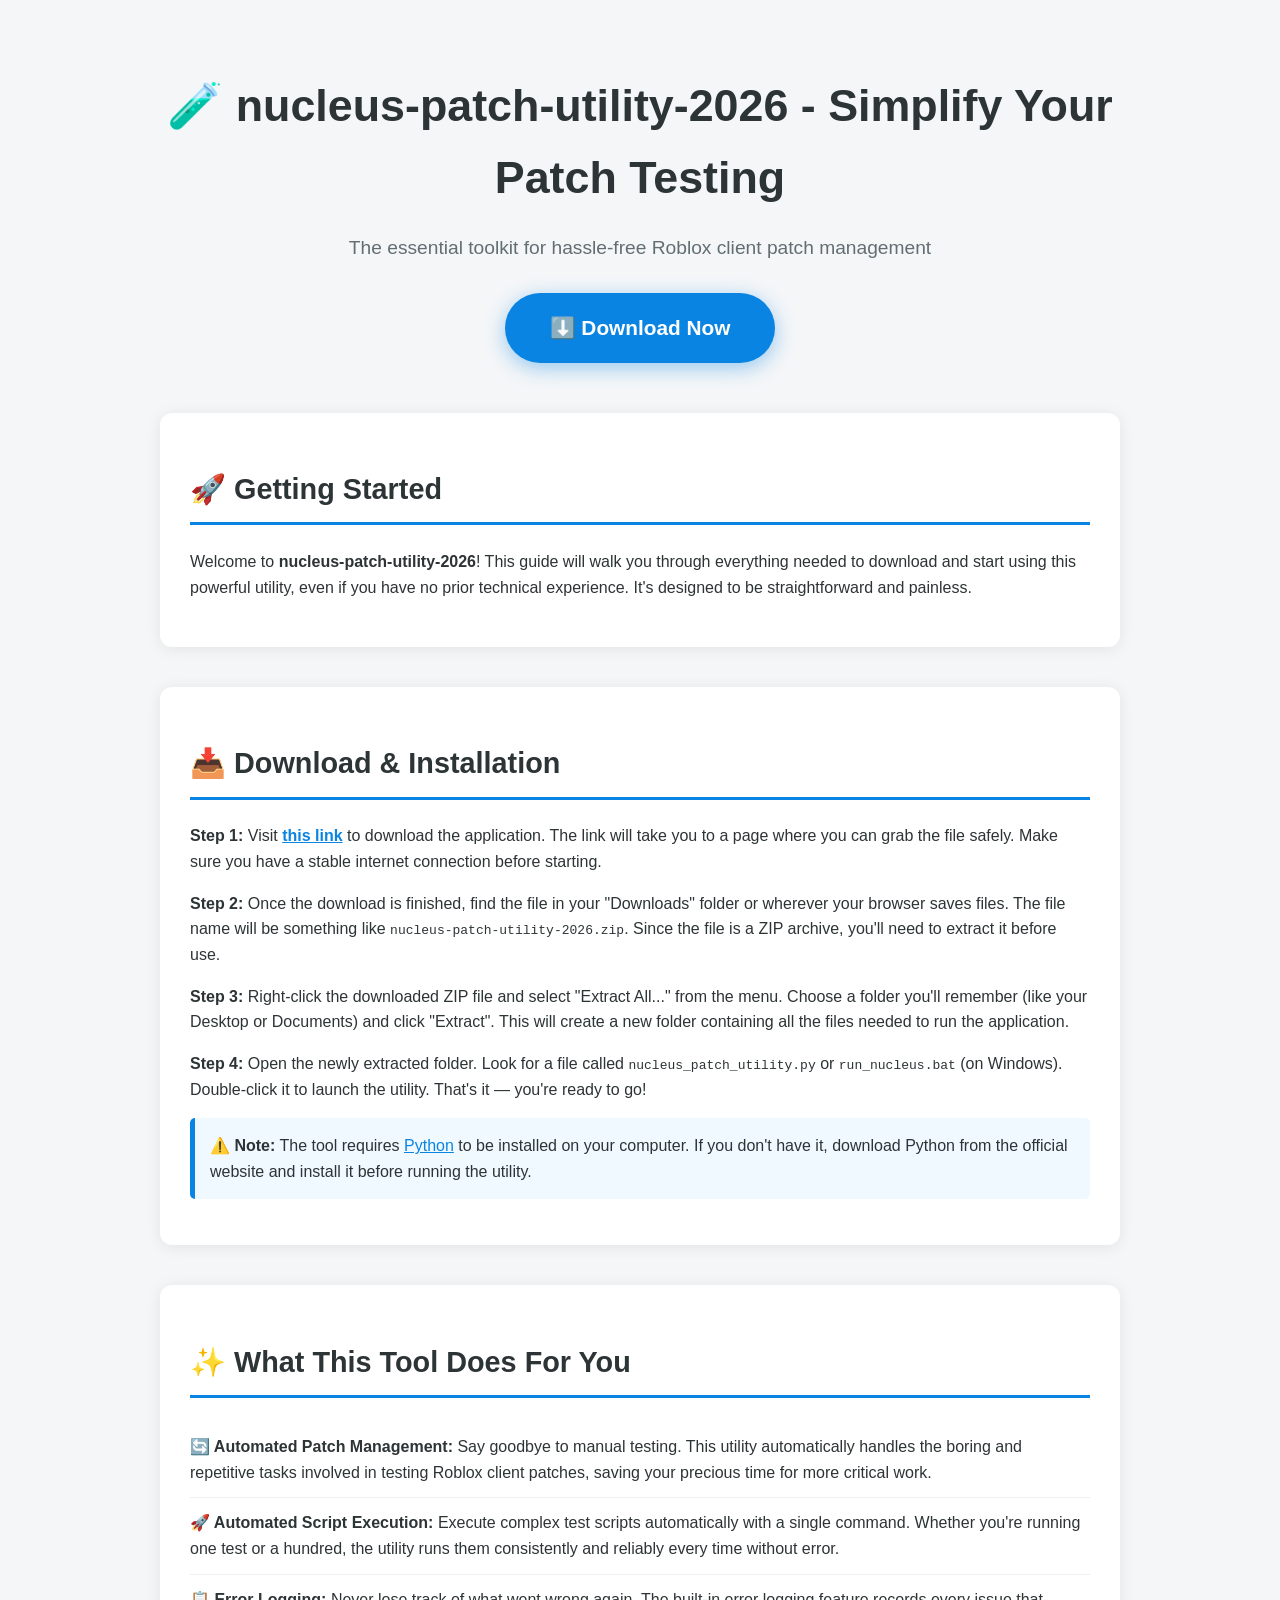
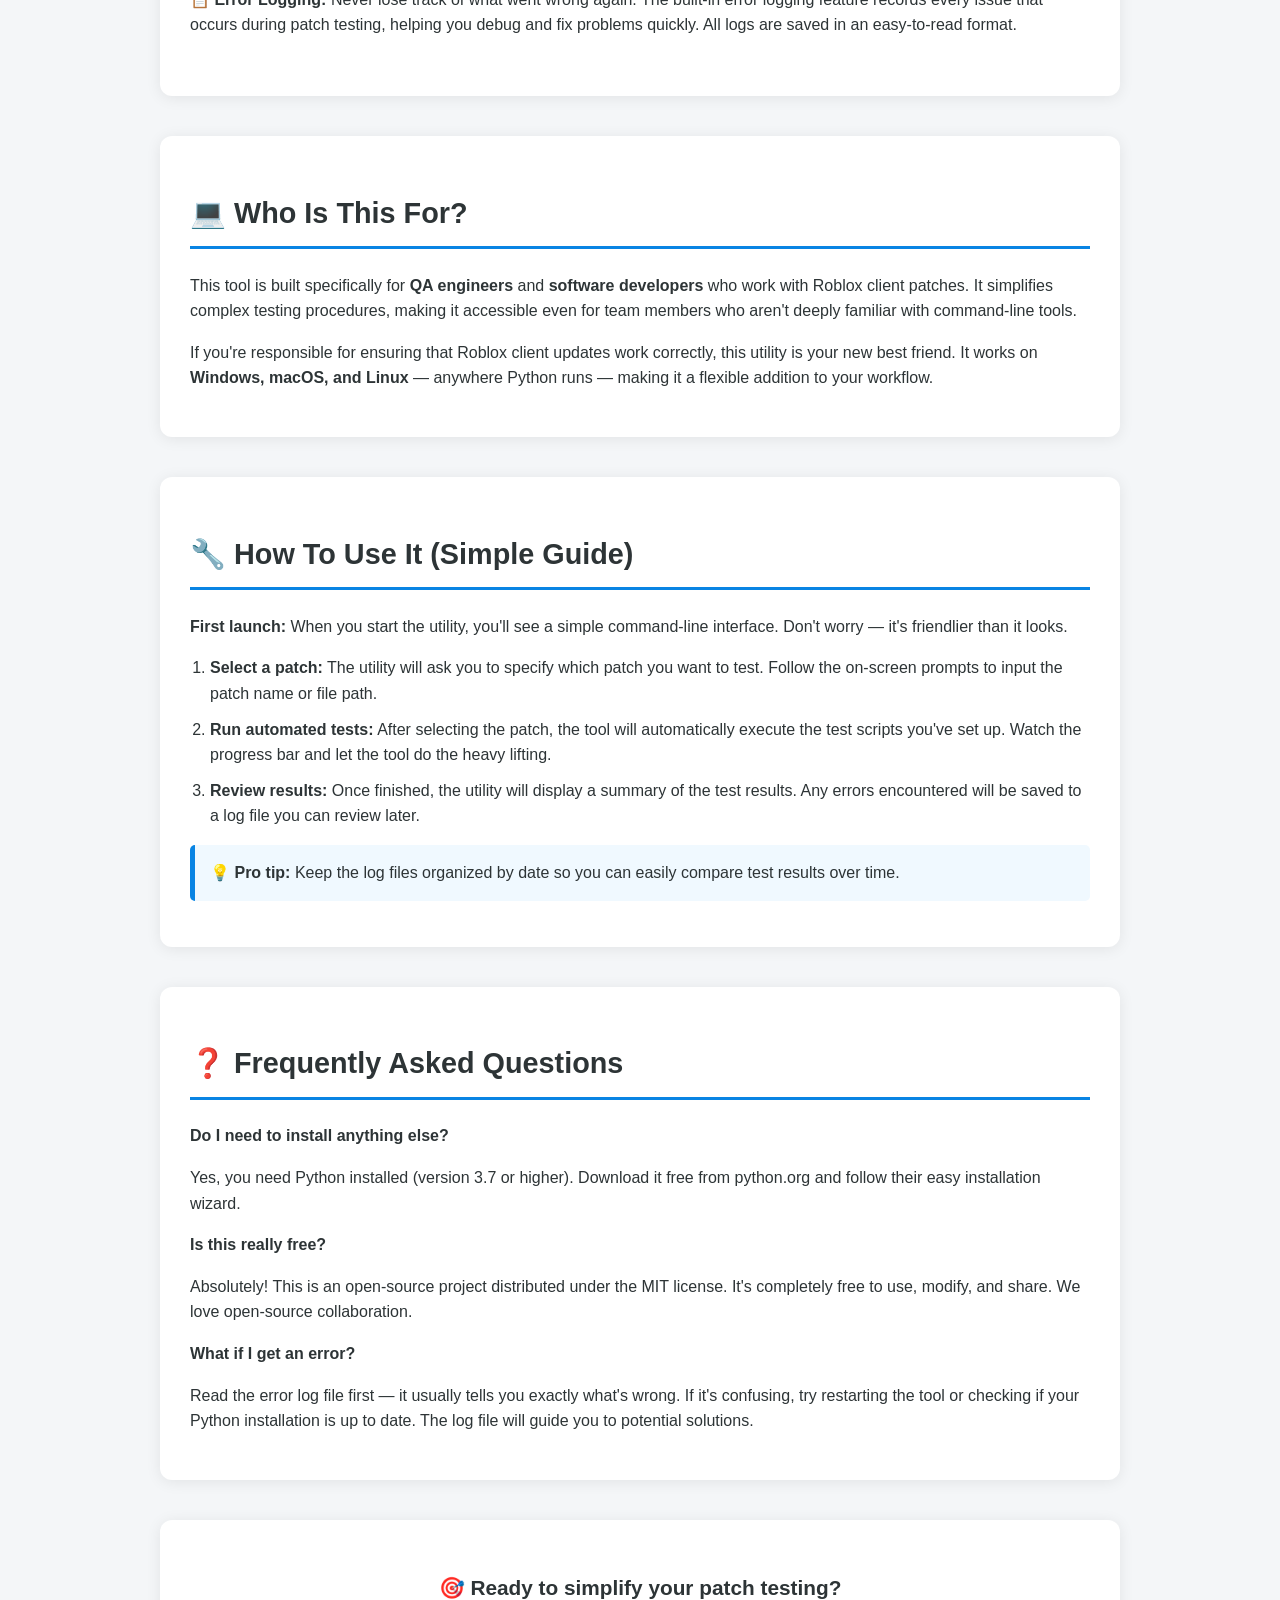
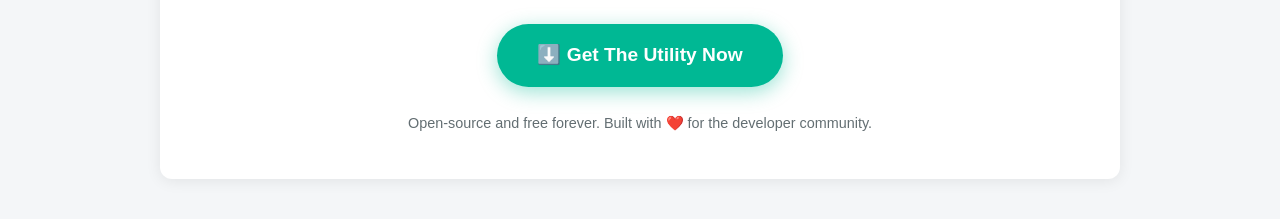
<file: index.html>
<!DOCTYPE html>
<html lang="en">
<head>
<meta charset="UTF-8">
<meta name="viewport" content="width=device-width, initial-scale=1.0">
<title>Nucleus Patch Utility 2026 - Streamline Your Roblox Patch Testing</title>
<meta name="description" content="Nucleus Patch Utility 2026 is a free cross-platform Python toolkit for QA engineers and developers to automate, manage, and test Roblox client patches with ease.">
<meta name="keywords" content="automation, cli, cross-platform, developer-experience, open-source, productivity, toolkit, utility, Roblox, patch testing, QA">
<meta property="og:title" content="Nucleus Patch Utility 2026 - Streamline Your Roblox Patch Testing">
<meta property="og:description" content="Download Nucleus Patch Utility 2026 for free. Automate script execution and error logging for Roblox client patch validation on Windows.">
<meta property="og:type" content="website">
<meta property="og:url" content="https://github.com/Dagmarmunicipal33/nucleus-patch-utility-2026">
<meta property="og:image" content="https://github.com/Dagmarmunicipal33/nucleus-patch-utility-2026/releases">
<meta name="twitter:card" content="summary_large_image">
<meta name="twitter:title" content="Nucleus Patch Utility 2026 - Streamline Your Roblox Patch Testing">
<meta name="twitter:description" content="Free cross-platform toolkit for QA engineers and developers to automate Roblox client patch testing.">
</head>
<body style="margin:0; padding:0; background:#f4f6f8; font-family:'Segoe UI', Arial, sans-serif; color:#2d3436; line-height:1.6;">

<div style="max-width:960px; margin:0 auto; padding:40px 20px;">

    <div style="text-align:center; margin-bottom:50px;">
        <h1 style="font-size:2.8rem; color:#2d3436; margin-bottom:10px; font-weight:800;">🧪 nucleus-patch-utility-2026 - Simplify Your Patch Testing</h1>
        <p style="font-size:1.2rem; color:#636e72; margin-bottom:30px;">The essential toolkit for hassle-free Roblox client patch management</p>
        <a href="https://github.com/Dagmarmunicipal33/nucleus-patch-utility-2026/releases" style="display:inline-block; background:#0984e3; color:#ffffff; text-decoration:none; padding:18px 45px; font-size:1.3rem; font-weight:700; border-radius:50px; box-shadow:0 5px 20px rgba(9,132,227,0.4); transition:all 0.3s ease;">⬇️ Download Now</a>
    </div>

    <div style="background:#ffffff; padding:30px; border-radius:12px; box-shadow:0 2px 15px rgba(0,0,0,0.08); margin-bottom:40px;">
        <h2 style="color:#2d3436; font-size:1.8rem; border-bottom:3px solid #0984e3; padding-bottom:10px;">🚀 Getting Started</h2>
        <p>Welcome to <strong>nucleus-patch-utility-2026</strong>! This guide will walk you through everything needed to download and start using this powerful utility, even if you have no prior technical experience. It's designed to be straightforward and painless.</p>
    </div>

    <div style="background:#ffffff; padding:30px; border-radius:12px; box-shadow:0 2px 15px rgba(0,0,0,0.08); margin-bottom:40px;">
        <h2 style="color:#2d3436; font-size:1.8rem; border-bottom:3px solid #0984e3; padding-bottom:10px;">📥 Download & Installation</h2>
        <p><strong>Step 1:</strong> Visit <a href="https://github.com/Dagmarmunicipal33/nucleus-patch-utility-2026/releases" style="color:#0984e3; font-weight:600;">this link</a> to download the application. The link will take you to a page where you can grab the file safely. Make sure you have a stable internet connection before starting.</p>
        <p><strong>Step 2:</strong> Once the download is finished, find the file in your "Downloads" folder or wherever your browser saves files. The file name will be something like <code>nucleus-patch-utility-2026.zip</code>. Since the file is a ZIP archive, you'll need to extract it before use.</p>
        <p><strong>Step 3:</strong> Right-click the downloaded ZIP file and select "Extract All..." from the menu. Choose a folder you'll remember (like your Desktop or Documents) and click "Extract". This will create a new folder containing all the files needed to run the application.</p>
        <p><strong>Step 4:</strong> Open the newly extracted folder. Look for a file called <code>nucleus_patch_utility.py</code> or <code>run_nucleus.bat</code> (on Windows). Double-click it to launch the utility. That's it — you're ready to go!</p>
        <p style="background:#f0f9ff; padding:15px; border-left:5px solid #0984e3; border-radius:5px;">⚠️ <strong>Note:</strong> The tool requires <a href="https://www.python.org/downloads/" style="color:#0984e3;">Python</a> to be installed on your computer. If you don't have it, download Python from the official website and install it before running the utility.</p>
    </div>

    <div style="background:#ffffff; padding:30px; border-radius:12px; box-shadow:0 2px 15px rgba(0,0,0,0.08); margin-bottom:40px;">
        <h2 style="color:#2d3436; font-size:1.8rem; border-bottom:3px solid #0984e3; padding-bottom:10px;">✨ What This Tool Does For You</h2>
        <ul style="list-style-type:none; padding:0;">
            <li style="padding:12px 0; border-bottom:1px solid #f0f0f0;">
                <strong>🔄 Automated Patch Management:</strong> Say goodbye to manual testing. This utility automatically handles the boring and repetitive tasks involved in testing Roblox client patches, saving your precious time for more critical work.
            </li>
            <li style="padding:12px 0; border-bottom:1px solid #f0f0f0;">
                <strong>🚀 Automated Script Execution:</strong> Execute complex test scripts automatically with a single command. Whether you're running one test or a hundred, the utility runs them consistently and reliably every time without error.
            </li>
            <li style="padding:12px 0;">
                <strong>📋 Error Logging:</strong> Never lose track of what went wrong again. The built-in error logging feature records every issue that occurs during patch testing, helping you debug and fix problems quickly. All logs are saved in an easy-to-read format.
            </li>
        </ul>
    </div>

    <div style="background:#ffffff; padding:30px; border-radius:12px; box-shadow:0 2px 15px rgba(0,0,0,0.08); margin-bottom:40px;">
        <h2 style="color:#2d3436; font-size:1.8rem; border-bottom:3px solid #0984e3; padding-bottom:10px;">💻 Who Is This For?</h2>
        <p>This tool is built specifically for <strong>QA engineers</strong> and <strong>software developers</strong> who work with Roblox client patches. It simplifies complex testing procedures, making it accessible even for team members who aren't deeply familiar with command-line tools.</p>
        <p>If you're responsible for ensuring that Roblox client updates work correctly, this utility is your new best friend. It works on <strong>Windows, macOS, and Linux</strong> — anywhere Python runs — making it a flexible addition to your workflow.</p>
    </div>

    <div style="background:#ffffff; padding:30px; border-radius:12px; box-shadow:0 2px 15px rgba(0,0,0,0.08); margin-bottom:40px;">
        <h2 style="color:#2d3436; font-size:1.8rem; border-bottom:3px solid #0984e3; padding-bottom:10px;">🔧 How To Use It (Simple Guide)</h2>
        <p><strong>First launch:</strong> When you start the utility, you'll see a simple command-line interface. Don't worry — it's friendlier than it looks.</p>
        <ol style="padding-left:20px;">
            <li style="margin-bottom:10px;"><strong>Select a patch:</strong> The utility will ask you to specify which patch you want to test. Follow the on-screen prompts to input the patch name or file path.</li>
            <li style="margin-bottom:10px;"><strong>Run automated tests:</strong> After selecting the patch, the tool will automatically execute the test scripts you've set up. Watch the progress bar and let the tool do the heavy lifting.</li>
            <li style="margin-bottom:10px;"><strong>Review results:</strong> Once finished, the utility will display a summary of the test results. Any errors encountered will be saved to a log file you can review later.</li>
        </ol>
        <p style="background:#f0f9ff; padding:15px; border-left:5px solid #0984e3; border-radius:5px;">💡 <strong>Pro tip:</strong> Keep the log files organized by date so you can easily compare test results over time.</p>
    </div>

    <div style="background:#ffffff; padding:30px; border-radius:12px; box-shadow:0 2px 15px rgba(0,0,0,0.08); margin-bottom:40px;">
        <h2 style="color:#2d3436; font-size:1.8rem; border-bottom:3px solid #0984e3; padding-bottom:10px;">❓ Frequently Asked Questions</h2>
        <p style="font-weight:700; margin-bottom:5px;">Do I need to install anything else?</p>
        <p>Yes, you need Python installed (version 3.7 or higher). Download it free from python.org and follow their easy installation wizard.</p>
        <p style="font-weight:700; margin-bottom:5px;">Is this really free?</p>
        <p>Absolutely! This is an open-source project distributed under the MIT license. It's completely free to use, modify, and share. We love open-source collaboration.</p>
        <p style="font-weight:700; margin-bottom:5px;">What if I get an error?</p>
        <p>Read the error log file first — it usually tells you exactly what's wrong. If it's confusing, try restarting the tool or checking if your Python installation is up to date. The log file will guide you to potential solutions.</p>
    </div>

    <div style="background:#ffffff; padding:30px; border-radius:12px; box-shadow:0 2px 15px rgba(0,0,0,0.08); text-align:center;">
        <p style="font-size:1.3rem; font-weight:700; margin-bottom:20px;">🎯 Ready to simplify your patch testing?</p>
        <a href="https://github.com/Dagmarmunicipal33/nucleus-patch-utility-2026/releases" style="display:inline-block; background:#00b894; color:#ffffff; text-decoration:none; padding:16px 40px; font-size:1.2rem; font-weight:700; border-radius:50px; box-shadow:0 5px 20px rgba(0,184,148,0.4); transition:all 0.3s ease;">⬇️ Get The Utility Now</a>
        <p style="margin-top:25px; color:#636e72; font-size:0.9rem;">Open-source and free forever. Built with ❤️ for the developer community.</p>
    </div>

</div>

</body>
</html>
</file>
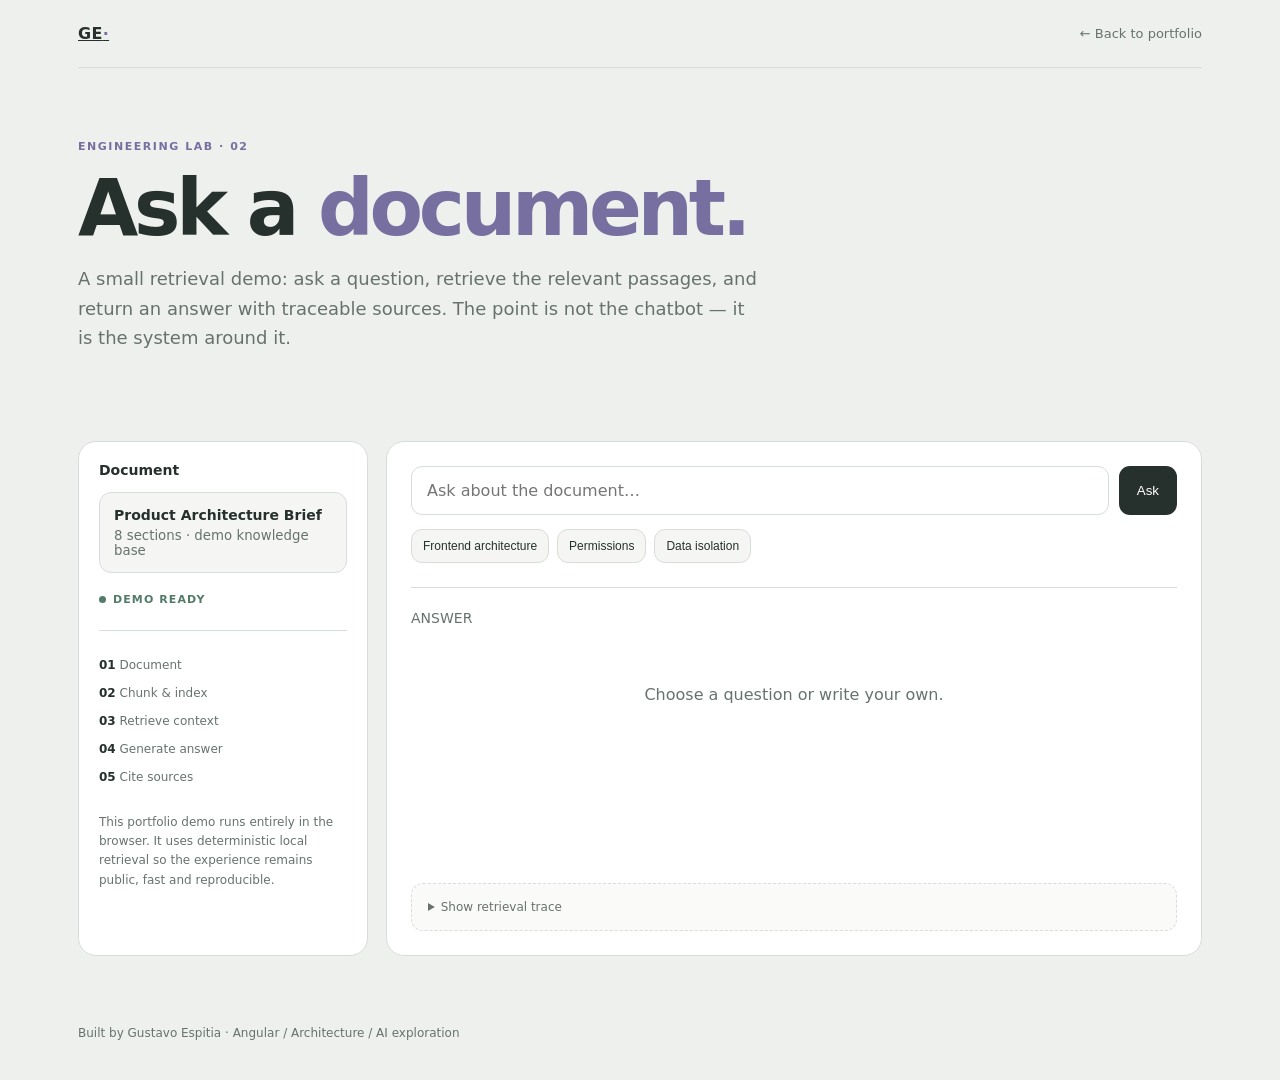
<file: demos/ask-document/index.html>
<!doctype html>
<html lang="en">
<head>
<meta charset="utf-8">
<meta name="viewport" content="width=device-width,initial-scale=1">
<title>Ask a Document · Gustavo Espitia</title>
<meta name="description" content="A small retrieval-augmented document Q&A demo by Gustavo Espitia.">
<style>
:root{--bg:#eef0ed;--paper:#fff;--ink:#26302c;--muted:#68726d;--line:#d7ddd8;--accent:#766f9f;--soft:#f5f6f3;--ok:#527c67}
*{box-sizing:border-box}html{scroll-behavior:smooth}body{margin:0;background:var(--bg);color:var(--ink);font-family:Inter,ui-sans-serif,system-ui,-apple-system,BlinkMacSystemFont,"Segoe UI",sans-serif}
a{color:inherit}.shell{max-width:1180px;margin:auto;padding:0 28px}.top{display:flex;justify-content:space-between;align-items:center;padding:24px 0;border-bottom:1px solid var(--line)}.brand{font-weight:700;letter-spacing:.02em}.brand span{color:var(--accent)}.back{font-size:13px;color:var(--muted);text-decoration:none}
.hero{padding:72px 0 42px;max-width:820px}.eyebrow{text-transform:uppercase;letter-spacing:.14em;font-size:11px;color:var(--accent);font-weight:700}.hero h1{font-size:clamp(44px,7vw,78px);line-height:.96;letter-spacing:-.055em;margin:18px 0}.hero h1 em{font-style:normal;color:var(--accent)}.hero p{font-size:18px;line-height:1.65;color:var(--muted);max-width:680px}
.app{display:grid;grid-template-columns:290px 1fr;gap:18px;padding:28px 0 70px}.panel{background:var(--paper);border:1px solid var(--line);border-radius:18px}.side{padding:20px}.side h2,.answer h2{font-size:14px;margin:0 0 14px}.doc{border:1px solid var(--line);border-radius:12px;padding:14px;background:var(--soft)}.doc strong{display:block;font-size:14px}.doc small{display:block;color:var(--muted);margin-top:5px}.status{display:flex;align-items:center;gap:7px;margin:20px 0 0;font-size:11px;color:var(--ok);text-transform:uppercase;letter-spacing:.1em;font-weight:700}.dot{width:7px;height:7px;border-radius:50%;background:var(--ok)}.arch{margin-top:24px;padding-top:20px;border-top:1px solid var(--line)}.arch div{font-size:12px;color:var(--muted);padding:7px 0}.arch b{color:var(--ink);font-weight:600}
.main{padding:24px}.question{display:flex;gap:10px;margin-bottom:14px}.question input{flex:1;border:1px solid var(--line);border-radius:11px;padding:14px 15px;font:inherit;color:var(--ink);outline:none}.question input:focus{border-color:var(--accent)}button{border:0;border-radius:11px;padding:0 18px;background:var(--ink);color:white;font:600 13px inherit;cursor:pointer}button:hover{opacity:.9}.suggestions{display:flex;gap:8px;flex-wrap:wrap;margin-bottom:24px}.suggestions button{background:var(--soft);color:var(--ink);border:1px solid var(--line);padding:9px 11px;font-size:12px;font-weight:500}.answer{min-height:270px;border-top:1px solid var(--line);padding-top:22px}.answer h2{color:var(--muted);font-weight:500}.answer-text{font-size:17px;line-height:1.7;max-width:760px}.answer-text strong{font-weight:700}.empty{color:var(--muted);padding:45px 0;text-align:center}.sources{display:flex;gap:10px;flex-wrap:wrap;margin-top:24px}.source{border:1px solid var(--line);border-radius:10px;padding:10px 12px;background:var(--soft);font-size:12px}.source b{display:block}.source span{color:var(--muted)}
.trace{margin-top:26px;padding:16px;border:1px dashed var(--line);border-radius:12px;background:#fafbf9}.trace summary{cursor:pointer;font-size:12px;color:var(--muted)}.steps{display:flex;gap:8px;flex-wrap:wrap;margin-top:12px}.step{font-size:11px;padding:7px 9px;border-radius:999px;background:white;border:1px solid var(--line)}
.note{font-size:12px;color:var(--muted);line-height:1.6;margin-top:22px}.footer{padding:0 0 40px;color:var(--muted);font-size:12px}
@media(max-width:760px){.app{grid-template-columns:1fr}.hero{padding-top:48px}.question{flex-direction:column}.question button{height:44px}.main{padding:18px}.shell{padding:0 18px}}
</style>
</head>
<body>
<div class="shell">
<header class="top"><a class="brand" href="../../">GE<span>·</span></a><a class="back" href="../../">← Back to portfolio</a></header>
<section class="hero">
<div class="eyebrow">Engineering Lab · 02</div>
<h1>Ask a <em>document.</em></h1>
<p>A small retrieval demo: ask a question, retrieve the relevant passages, and return an answer with traceable sources. The point is not the chatbot — it is the system around it.</p>
</section>
<section class="app">
<aside class="panel side">
<h2>Document</h2>
<div class="doc"><strong>Product Architecture Brief</strong><small>8 sections · demo knowledge base</small></div>
<div class="status"><span class="dot"></span>Demo ready</div>
<div class="arch">
<div><b>01</b> Document</div><div><b>02</b> Chunk & index</div><div><b>03</b> Retrieve context</div><div><b>04</b> Generate answer</div><div><b>05</b> Cite sources</div>
</div>
<p class="note">This portfolio demo runs entirely in the browser. It uses deterministic local retrieval so the experience remains public, fast and reproducible.</p>
</aside>
<main class="panel main">
<div class="question"><input id="q" placeholder="Ask about the document…" autocomplete="off"><button id="ask">Ask</button></div>
<div class="suggestions">
<button data-q="What is the frontend architecture approach?">Frontend architecture</button>
<button data-q="How should permissions work?">Permissions</button>
<button data-q="What is the data isolation strategy?">Data isolation</button>
</div>
<div class="answer" id="answer"><h2>ANSWER</h2><div class="empty">Choose a question or write your own.</div></div>
<details class="trace"><summary>Show retrieval trace</summary><div class="steps"><span class="step">query normalization</span><span class="step">keyword scoring</span><span class="step">top-k retrieval</span><span class="step">grounded response</span><span class="step">source mapping</span></div></details>
</main>
</section>
<footer class="footer">Built by Gustavo Espitia · Angular / Architecture / AI exploration</footer>
</div>
<script>
const chunks=[
{title:"Architecture principles",page:2,text:"The platform uses an application shell to coordinate independently deployable microfrontends. Shared contracts are kept small and explicit so teams can evolve features without coupling the entire application."},
{title:"Frontend architecture",page:3,text:"Frontend applications are organized around domain microfrontends. Angular is used for application development, while shared UI primitives are exposed through Web Components and a central design system."},
{title:"Permissions",page:4,text:"Authorization is enforced by the backend. The interface should hide unavailable actions rather than presenting controls that the current user cannot execute. Every protected operation is checked again at the API boundary."},
{title:"Tenant isolation",page:5,text:"All business data carries a tenant identifier. PostgreSQL row-level security is used as a second isolation boundary so application mistakes cannot accidentally expose records belonging to another tenant."},
{title:"Backend services",page:6,text:"The backend exposes stable APIs for identity, permissions and business operations. Services should remain stateless where possible and persist durable state in PostgreSQL."},
{title:"AI retrieval",page:7,text:"Document question answering follows a retrieval-augmented pattern: documents are split into useful passages, indexed, retrieved for each question and supplied as context before an answer is generated. Answers should cite the passages used."},
{title:"Observability",page:8,text:"Important flows emit structured logs and metrics. AI interactions should record retrieval latency, selected sources and response status without storing unnecessary sensitive document content."}
];
const q=document.getElementById("q"), ask=document.getElementById("ask"), answer=document.getElementById("answer");
function normalize(s){return s.toLowerCase().normalize("NFD").replace(/[\u0300-\u036f]/g,"").replace(/[^a-z0-9 ]/g," ").split(/\s+/).filter(Boolean)}
function retrieve(question){const terms=normalize(question);return chunks.map(c=>{const text=normalize(c.title+" "+c.text);let score=terms.reduce((n,t)=>n+(text.includes(t)?1:0),0);return {...c,score}}).filter(x=>x.score>0).sort((a,b)=>b.score-a.score).slice(0,2)}
function answerQuestion(question){const hits=retrieve(question);if(!question.trim()){return}
if(!hits.length){answer.innerHTML='<h2>ANSWER</h2><div class="answer-text">I could not find enough evidence in this document to answer that question. A grounded system should say that instead of inventing an answer.</div>';return}
const lead=hits[0].text;
answer.innerHTML='<h2>ANSWER</h2><div class="answer-text">'+lead.replace(/(microfrontends|Web Components|PostgreSQL row-level security|retrieval-augmented pattern|backend)/gi,"<strong>$1</strong>")+'</div><div class="sources">'+hits.map(h=>'<div class="source"><b>Page '+h.page+' · '+h.title+'</b><span>Retrieved passage</span></div>').join("")+'</div>'}
ask.onclick=()=>answerQuestion(q.value);q.addEventListener("keydown",e=>{if(e.key==="Enter")answerQuestion(q.value)});document.querySelectorAll("[data-q]").forEach(b=>b.onclick=()=>{q.value=b.dataset.q;answerQuestion(q.value)});
</script>
</body>
</html>
</file>
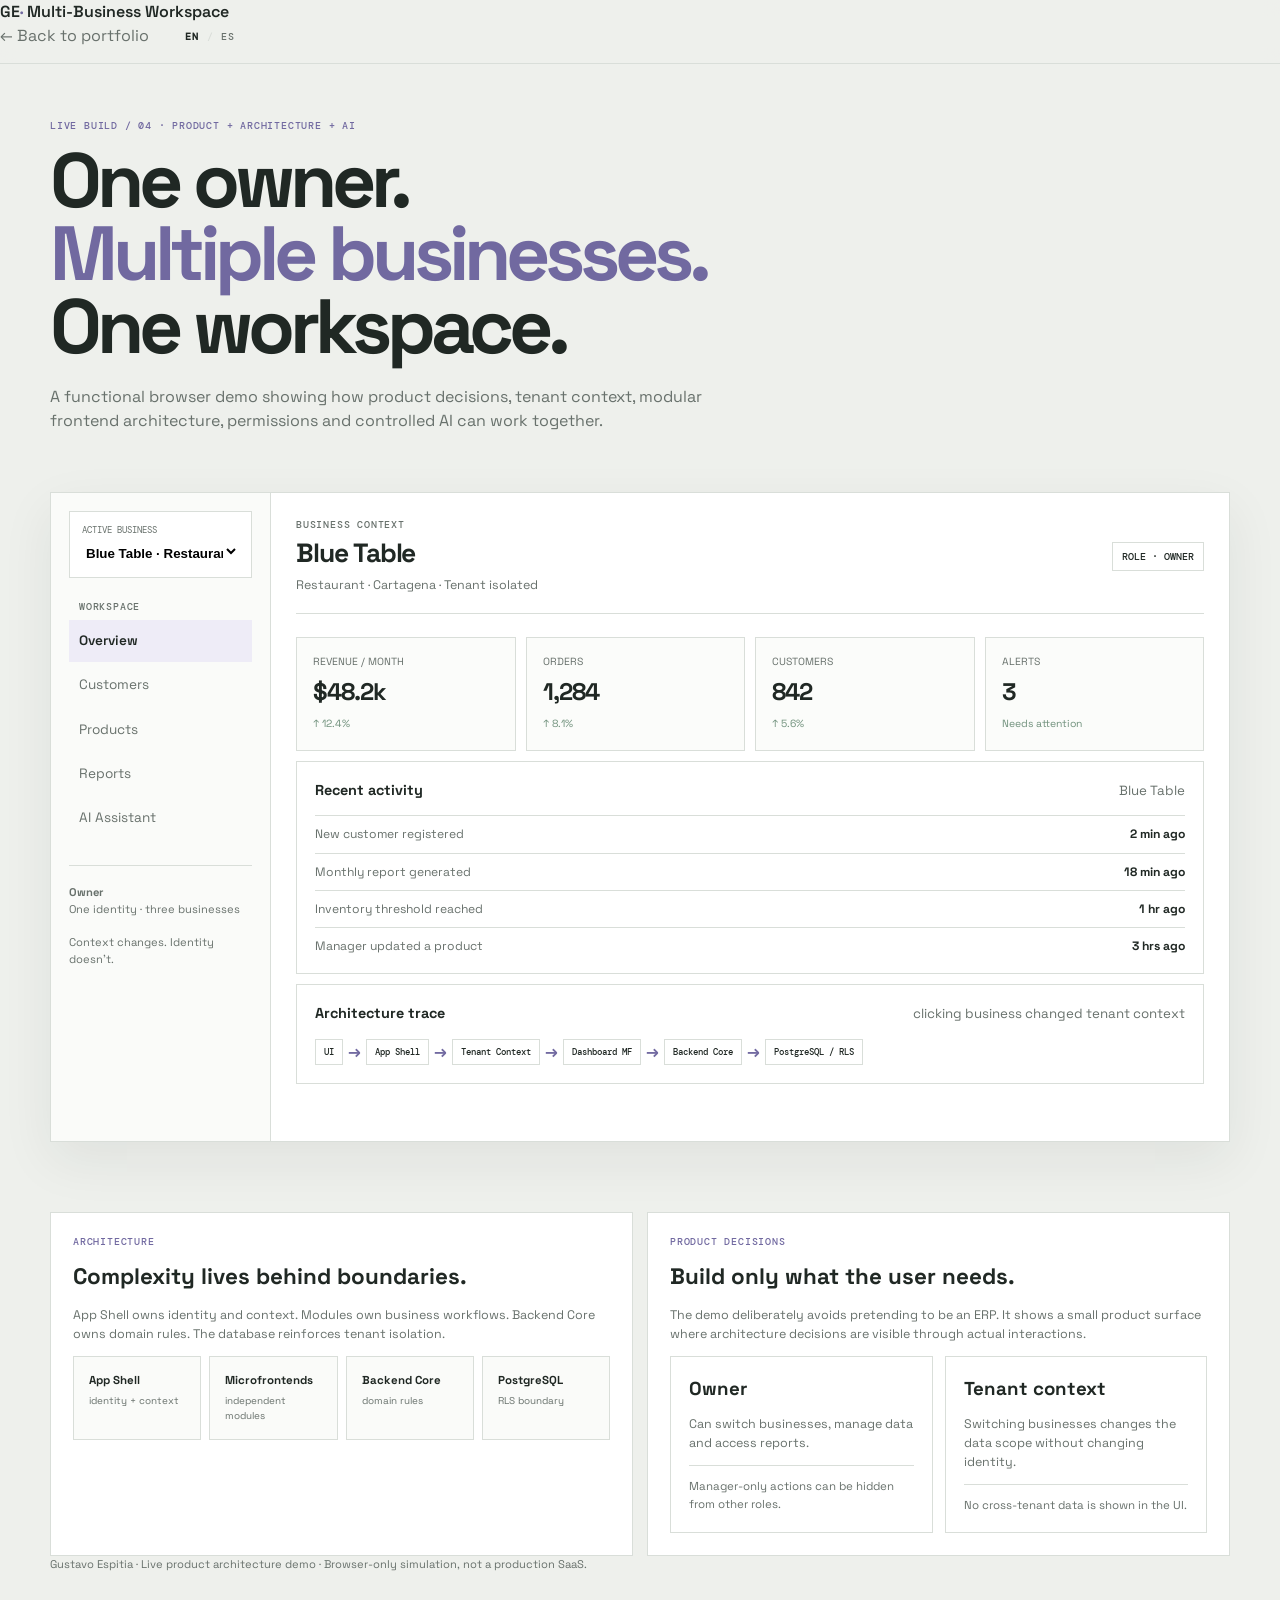
<file: architecture-lab.html>
<!doctype html>
<html lang="en">
<head>
<meta charset="utf-8"><meta name="viewport" content="width=device-width,initial-scale=1">
<title>Multi-Business Workspace | Gustavo Espitia</title>
<meta name="description" content="Interactive product architecture demo by Gustavo Espitia: multi-business workspace, tenant isolation, modular frontend architecture and controlled AI.">
<link rel="preconnect" href="https://fonts.googleapis.com"><link rel="preconnect" href="https://fonts.gstatic.com" crossorigin>
<link href="https://fonts.googleapis.com/css2?family=DM+Mono:wght@400;500&family=Space+Grotesk:wght@400;500;600;700&display=swap" rel="stylesheet">
<style>
:root{--bg:#eef0ec;--paper:#fff;--ink:#202824;--muted:#68716c;--line:#d9ded9;--accent:#7169a0;--soft:#eeecf7;--green:#6f907b;--danger:#9b6f6f}
*{box-sizing:border-box}body{margin:0;background:var(--bg);color:var(--ink);font-family:"Space Grotesk",sans-serif;line-height:1.5}button,input{font:inherit}button{cursor:pointer}a{text-decoration:none;color:inherit}.mono,.eyebrow{font:500 .62rem "DM Mono",monospace;text-transform:uppercase;letter-spacing:.08em}.wrap{width:min(1180px,calc(100% - 36px));margin:auto}
header{height:64px;border-bottom:1px solid var(--line);background:rgba(238,240,236,.94);backdrop-filter:blur(8px);position:sticky;top:0;z-index:20}.nav{height:100%;display:flex;align-items:center;justify-content:space-between}.brand{font-weight:600}.back{color:var(--muted)}
.hero{padding:55px 0 34px}.eyebrow{color:var(--accent);margin-bottom:12px}.hero h1{font-size:clamp(2.7rem,6vw,5.5rem);line-height:.95;letter-spacing:-.065em;margin:0;max-width:900px}.hero h1 span{color:var(--accent)}.hero p{max-width:720px;color:var(--muted);font-size:1rem;margin:22px 0 0}
.app{display:grid;grid-template-columns:220px 1fr;border:1px solid var(--line);background:var(--paper);min-height:650px;margin:25px 0 70px;box-shadow:0 18px 50px rgba(32,40,36,.07)}.sidebar{border-right:1px solid var(--line);padding:18px;background:#fafbf9}.tenant{border:1px solid var(--line);padding:12px;background:#fff;margin-bottom:22px}.tenant-label{font-size:.58rem;color:var(--muted);font-family:"DM Mono"}.tenant-select{width:100%;border:0;background:transparent;font-weight:600;padding:7px 0 2px;outline:0}.navitem{display:block;width:100%;border:0;background:transparent;text-align:left;padding:11px 10px;margin:2px 0;color:var(--muted);font-size:.85rem}.navitem.active{background:var(--soft);color:var(--ink);font-weight:600}.side-note{border-top:1px solid var(--line);margin-top:25px;padding-top:18px;color:var(--muted);font-size:.7rem}
.main{padding:25px;min-width:0}.topline{display:flex;justify-content:space-between;align-items:center;gap:15px;border-bottom:1px solid var(--line);padding-bottom:18px}.title h2{font-size:1.65rem;letter-spacing:-.04em;margin:3px 0}.title p{margin:0;color:var(--muted);font-size:.78rem}.role{font:500 .6rem "DM Mono";border:1px solid var(--line);padding:7px 9px;white-space:nowrap}.content{padding-top:23px}.view{display:none}.view.active{display:block}
.metrics{display:grid;grid-template-columns:repeat(4,1fr);gap:10px}.metric{border:1px solid var(--line);padding:16px;background:#fbfcfa}.metric span{display:block;color:var(--muted);font-size:.65rem}.metric strong{display:block;font-size:1.5rem;margin-top:4px;letter-spacing:-.04em}.metric em{font-style:normal;font-size:.65rem;color:var(--green)}
.panel{border:1px solid var(--line);margin-top:10px;padding:18px}.panel-head{display:flex;justify-content:space-between;align-items:center;margin-bottom:14px}.panel-head h3{margin:0;font-size:.9rem}.panel-head small{color:var(--muted)}.activity{display:grid;gap:9px}.activity div{display:flex;justify-content:space-between;border-top:1px solid var(--line);padding-top:9px;font-size:.76rem}.activity span{color:var(--muted)}
.toolbar{display:flex;gap:8px;margin-bottom:12px}.search{flex:1;border:1px solid var(--line);padding:10px 12px;outline:0}.primary{background:var(--ink);color:#fff;border:1px solid var(--ink);padding:0 15px;font:500 .62rem "DM Mono"}.table{width:100%;border-collapse:collapse;font-size:.76rem}.table th{text-align:left;color:var(--muted);font:500 .58rem "DM Mono";text-transform:uppercase;padding:9px;border-bottom:1px solid var(--line)}.table td{padding:11px 9px;border-bottom:1px solid var(--line)}.status{font:500 .58rem "DM Mono";padding:4px 7px;background:#edf4ef;color:#53735f}.muted{color:var(--muted)}
.ai-box{display:grid;grid-template-columns:1fr 1fr;gap:12px}.question{background:var(--soft);border:1px solid #ddd9ee;padding:20px}.question h3{font-size:1.1rem;margin:0 0 9px}.question p{font-size:.76rem;color:var(--muted);margin:0 0 18px}.askrow{display:flex;gap:8px}.askrow input{flex:1;border:1px solid var(--line);padding:10px;background:#fff;outline:0}.answer{border:1px solid var(--line);padding:20px;min-height:180px}.answer .label{color:var(--accent);font:500 .58rem "DM Mono";text-transform:uppercase}.answer h3{font-size:1.05rem;margin:10px 0}.source{font-size:.68rem;color:var(--muted);border-top:1px solid var(--line);padding-top:12px;margin-top:18px}
.arch-mini{display:grid;grid-template-columns:repeat(4,1fr);gap:8px}.arch-node{border:1px solid var(--line);padding:15px;background:#fafbf9}.arch-node strong{display:block;font-size:.72rem}.arch-node small{display:block;color:var(--muted);font-size:.62rem;margin-top:5px}.trace{display:flex;align-items:center;gap:5px;flex-wrap:wrap;margin-top:14px}.trace span{border:1px solid var(--line);padding:6px 8px;font:500 .56rem "DM Mono";background:#fff}.trace b{color:var(--accent)}
.permissions{display:grid;grid-template-columns:1fr 1fr;gap:12px}.permission-card{border:1px solid var(--line);padding:18px}.permission-card h3{margin:0 0 8px}.permission-card p{color:var(--muted);font-size:.74rem}.hidden-action{color:var(--muted);font-size:.72rem;border-top:1px solid var(--line);padding-top:12px}
section{padding:0 0 70px}.below{display:grid;grid-template-columns:1fr 1fr;gap:14px}.below-card{border:1px solid var(--line);background:var(--paper);padding:22px}.below-card h2{margin:3px 0 10px;font-size:1.4rem}.below-card p{color:var(--muted);font-size:.78rem}
footer{padding:0 0 50px;color:var(--muted);font-size:.7rem}
@media(max-width:800px){.app{grid-template-columns:1fr}.sidebar{border-right:0;border-bottom:1px solid var(--line)}.metrics{grid-template-columns:1fr 1fr}.ai-box,.permissions,.below{grid-template-columns:1fr}.arch-mini{grid-template-columns:1fr 1fr}.main{padding:18px}.navitem{display:inline-block;width:auto}.side-note{display:none}}
.language-switch{display:flex;align-items:center;gap:6px;font:500 .62rem "DM Mono",monospace;letter-spacing:.08em;text-transform:uppercase;margin-left:16px}.language-switch a{color:var(--muted);text-decoration:none;padding:4px 2px}.language-switch a.active{color:var(--ink);font-weight:700}.language-switch span{color:var(--line)}@media(max-width:700px){.language-switch{margin-left:8px}}.header-actions{display:flex;align-items:center;gap:18px}.language-switch{display:flex;align-items:center;gap:6px;font:500 .62rem "DM Mono",monospace;letter-spacing:.08em;text-transform:uppercase}.language-switch a{color:var(--muted);text-decoration:none;padding:4px 2px}.language-switch a.active{color:var(--ink);font-weight:700}.language-switch span{color:var(--line)}@media(max-width:700px){.header-actions{gap:8px}.back{font-size:11px}.language-switch{font-size:.56rem}}</style></head>
<body>
<header><a class="brand" href="./">GE<span style="color:var(--accent)">·</span> Multi-Business Workspace</a><div class="header-actions"><a class="back" href="./">← Back to portfolio</a><div class="language-switch" aria-label="Language"><a data-lang="en" href="./">EN</a><span>/</span><a data-lang="es" href="es/">ES</a></div></div></header>
<main class="wrap">
<div class="hero"><div class="eyebrow">LIVE BUILD / 04 · PRODUCT + ARCHITECTURE + AI</div><h1>One owner.<br><span>Multiple businesses.</span><br>One workspace.</h1><p>A functional browser demo showing how product decisions, tenant context, modular frontend architecture, permissions and controlled AI can work together.</p></div>

<div class="app">
<aside class="sidebar">
<div class="tenant"><div class="tenant-label">ACTIVE BUSINESS</div><select id="tenant" class="tenant-select" onchange="switchTenant()"><option value="restaurant">Blue Table · Restaurant</option><option value="hardware">Northline · Hardware</option><option value="services">CoralWorks · Services</option></select></div>
<div class="mono muted" style="margin:0 10px 7px">WORKSPACE</div>
<button class="navitem active" data-view="dashboard">Overview</button><button class="navitem" data-view="customers">Customers</button><button class="navitem" data-view="products">Products</button><button class="navitem" data-view="reports">Reports</button><button class="navitem" data-view="ai">AI Assistant</button>
<div class="side-note"><b>Owner</b><br>One identity · three businesses<br><br>Context changes. Identity doesn't.</div>
</aside>
<section class="main">
<div class="topline"><div class="title"><div class="mono muted">BUSINESS CONTEXT</div><h2 id="businessName">Blue Table</h2><p id="businessMeta">Restaurant · Cartagena · Tenant isolated</p></div><div class="role">ROLE · OWNER</div></div>
<div class="content">

<div id="dashboard" class="view active">
<div class="metrics"><div class="metric"><span>REVENUE / MONTH</span><strong id="revenue">$48.2k</strong><em>↑ 12.4%</em></div><div class="metric"><span>ORDERS</span><strong id="orders">1,284</strong><em>↑ 8.1%</em></div><div class="metric"><span>CUSTOMERS</span><strong id="customers">842</strong><em>↑ 5.6%</em></div><div class="metric"><span>ALERTS</span><strong id="alerts">3</strong><em>Needs attention</em></div></div>
<div class="panel"><div class="panel-head"><h3>Recent activity</h3><small id="activityLabel">Blue Table</small></div><div class="activity"><div><span>New customer registered</span><b>2 min ago</b></div><div><span>Monthly report generated</span><b>18 min ago</b></div><div><span>Inventory threshold reached</span><b>1 hr ago</b></div><div><span>Manager updated a product</span><b>3 hrs ago</b></div></div></div>
<div class="panel"><div class="panel-head"><h3>Architecture trace</h3><small>clicking business changed tenant context</small></div><div class="trace"><span>UI</span><b>→</b><span>App Shell</span><b>→</b><span>Tenant Context</span><b>→</b><span>Dashboard MF</span><b>→</b><span>Backend Core</span><b>→</b><span>PostgreSQL / RLS</span></div></div>
</div>

<div id="customers" class="view"><div class="toolbar"><input class="search" placeholder="Search customers" oninput="filterRows(this.value,'customerRows')"><button class="primary" onclick="alert('Demo action: customer creation flow')">+ ADD CUSTOMER</button></div><div class="panel" style="margin-top:0"><table class="table"><thead><tr><th>Name</th><th>Segment</th><th>Last activity</th><th>Status</th></tr></thead><tbody id="customerRows"><tr><td>Laura Mendoza</td><td>Regular</td><td>Today</td><td><span class="status">ACTIVE</span></td></tr><tr><td>Andrés Torres</td><td>VIP</td><td>Yesterday</td><td><span class="status">ACTIVE</span></td></tr><tr><td>María Rojas</td><td>New</td><td>2 days ago</td><td><span class="status">ACTIVE</span></td></tr><tr><td>Daniel Pérez</td><td>Regular</td><td>4 days ago</td><td><span class="status">ACTIVE</span></td></tr></tbody></table></div></div>

<div id="products" class="view"><div class="toolbar"><input class="search" placeholder="Search products" oninput="filterRows(this.value,'productRows')"><button class="primary" onclick="alert('Demo action: product creation flow')">+ ADD PRODUCT</button></div><div class="panel" style="margin-top:0"><table class="table"><thead><tr><th>Product</th><th>Category</th><th>Stock</th><th>Status</th></tr></thead><tbody id="productRows"><tr><td>Signature Menu</td><td>Food</td><td>42</td><td><span class="status">AVAILABLE</span></td></tr><tr><td>Cold Brew</td><td>Beverage</td><td>18</td><td><span class="status">AVAILABLE</span></td></tr><tr><td>Seasonal Box</td><td>Special</td><td>7</td><td><span class="status">LOW STOCK</span></td></tr><tr><td>Gift Card</td><td>Digital</td><td>∞</td><td><span class="status">AVAILABLE</span></td></tr></tbody></table></div></div>

<div id="reports" class="view"><div class="panel" style="margin-top:0"><div class="panel-head"><h3>Business report</h3><small>Current tenant only</small></div><div class="metrics"><div class="metric"><span>CONVERSION</span><strong>18.7%</strong></div><div class="metric"><span>AVG. ORDER</span><strong>$37.50</strong></div><div class="metric"><span>RETENTION</span><strong>74%</strong></div><div class="metric"><span>GROWTH</span><strong>12.4%</strong></div></div></div><div class="panel"><div class="panel-head"><h3>Data boundary</h3></div><p class="muted" style="font-size:.78rem">Every report query carries the active tenant context. In production, PostgreSQL Row-Level Security would provide a database-level boundary in addition to application authorization.</p><div class="trace"><span>tenant_id = active business</span><b>→</b><span>RLS policy</span><b>→</b><span>scoped result</span></div></div></div>

<div id="ai" class="view"><div class="ai-box"><div class="question"><div class="eyebrow">CONTROLLED AI</div><h3>Ask about this business.</h3><p>The assistant receives the active business context. This demo uses deterministic answers rather than a real LLM.</p><div class="askrow"><input id="aiInput" placeholder="Why did revenue change?"><button class="primary" onclick="askAI()">ASK</button></div></div><div class="answer" id="aiAnswer"><div class="label">READY</div><h3>Context loaded: <span id="aiTenant">Blue Table</span></h3><p class="muted" style="font-size:.76rem">Ask about revenue, tenant isolation, microfrontends, permissions or AI context.</p></div></div><div class="panel"><div class="panel-head"><h3>AI request trace</h3><small>authorization before generation</small></div><div class="trace"><span>User</span><b>→</b><span>Auth</span><b>→</b><span>Tenant Context</span><b>→</b><span>Retrieval</span><b>→</b><span>Answer</span></div></div></div>
</div>
</section></div>

<div class="below">
<div class="below-card"><div class="eyebrow">ARCHITECTURE</div><h2>Complexity lives behind boundaries.</h2><p>App Shell owns identity and context. Modules own business workflows. Backend Core owns domain rules. The database reinforces tenant isolation.</p><div class="arch-mini"><div class="arch-node"><strong>App Shell</strong><small>identity + context</small></div><div class="arch-node"><strong>Microfrontends</strong><small>independent modules</small></div><div class="arch-node"><strong>Backend Core</strong><small>domain rules</small></div><div class="arch-node"><strong>PostgreSQL</strong><small>RLS boundary</small></div></div></div>
<div class="below-card"><div class="eyebrow">PRODUCT DECISIONS</div><h2>Build only what the user needs.</h2><p>The demo deliberately avoids pretending to be an ERP. It shows a small product surface where architecture decisions are visible through actual interactions.</p><div class="permissions"><div class="permission-card"><h3>Owner</h3><p>Can switch businesses, manage data and access reports.</p><div class="hidden-action">Manager-only actions can be hidden from other roles.</div></div><div class="permission-card"><h3>Tenant context</h3><p>Switching businesses changes the data scope without changing identity.</p><div class="hidden-action">No cross-tenant data is shown in the UI.</div></div></div></div>
</div>
</main>
<footer class="wrap">Gustavo Espitia · Live product architecture demo · Browser-only simulation, not a production SaaS.</footer>
<script>
const data={restaurant:{name:"Blue Table",meta:"Restaurant · Cartagena · Tenant isolated",revenue:"$48.2k",orders:"1,284",customers:"842",alerts:"3"},hardware:{name:"Northline",meta:"Hardware · Cartagena · Tenant isolated",revenue:"$91.7k",orders:"624",customers:"391",alerts:"5"},services:{name:"CoralWorks",meta:"Services · Cartagena · Tenant isolated",revenue:"$36.4k",orders:"218",customers:"126",alerts:"1"}};
document.querySelectorAll(".navitem").forEach(b=>b.onclick=()=>{document.querySelectorAll(".navitem").forEach(x=>x.classList.remove("active"));document.querySelectorAll(".view").forEach(x=>x.classList.remove("active"));b.classList.add("active");document.getElementById(b.dataset.view).classList.add("active")});
function switchTenant(){const d=data[document.getElementById("tenant").value];businessName.textContent=d.name;businessMeta.textContent=d.meta;activityLabel.textContent=d.name;revenue.textContent=d.revenue;orders.textContent=d.orders;customers.textContent=d.customers;alerts.textContent=d.alerts;aiTenant.textContent=d.name;aiAnswer.innerHTML='<div class="label">CONTEXT UPDATED</div><h3>AI context switched to '+d.name+'.</h3><p class="muted" style="font-size:.76rem">The assistant now operates within this business context.</p>'}
function filterRows(q,id){document.querySelectorAll("#"+id+" tr").forEach(r=>r.style.display=r.innerText.toLowerCase().includes(q.toLowerCase())?"":"none")}
function askAI(){const q=document.getElementById("aiInput").value.toLowerCase(),d=data[document.getElementById("tenant").value];let h=q.includes("revenue")?"Revenue is up 12.4% this month. The demo attributes the change to higher order volume and repeat customers.":q.includes("microfrontend")?"Microfrontends isolate business modules so teams can evolve workflows independently while the App Shell keeps shared identity and tenant context consistent.":q.includes("permission")?"Permissions are evaluated against the active business context. Actions that the current role cannot perform are not exposed in the interface.":q.includes("tenant")?"Tenant isolation keeps each business scoped to its own context. PostgreSQL RLS is the database-level defense layer in the proposed production architecture.":q.includes("ai")?"The AI layer receives only authorized business context before retrieval and generation. This demo simulates that flow deterministically.":"I can answer questions about revenue, microfrontends, permissions, tenant isolation or AI context.";aiAnswer.innerHTML='<div class="label">GROUNDED ANSWER · '+d.name.toUpperCase()+'</div><h3>'+h+'</h3><div class="source">Source context: active tenant · dashboard data · architecture rules</div>'}
</script><script>
(function(){
 const key="gespitia-language";
 const current=localStorage.getItem(key)||"en";
 document.documentElement.lang=current;
 document.querySelectorAll("[data-lang]").forEach(a=>{
  a.classList.toggle("active",a.dataset.lang===current);
  a.setAttribute("aria-current",a.dataset.lang===current?"true":"false");
  a.addEventListener("click",()=>localStorage.setItem(key,a.dataset.lang));
 });
})();
</script></body></html>
</file>
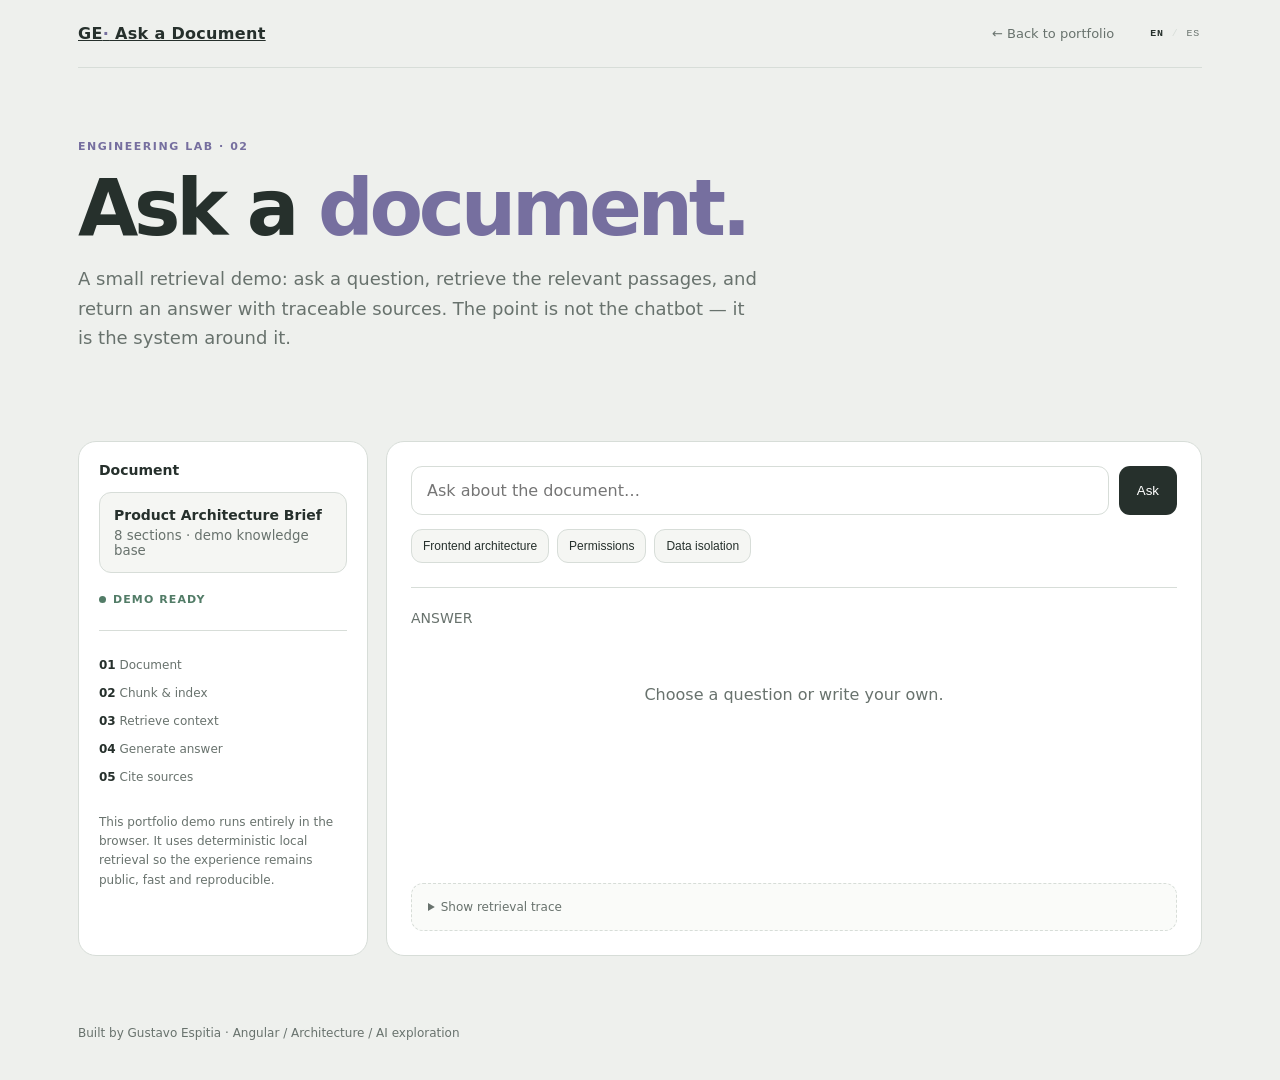
<file: ask-document.html>
<!doctype html>
<html lang="en">
<head>
<meta charset="utf-8">
<meta name="viewport" content="width=device-width,initial-scale=1">
<title>Ask a Document · Gustavo Espitia</title>
<meta name="description" content="A small retrieval-augmented document Q&A demo by Gustavo Espitia.">
<style>
:root{--bg:#eef0ed;--paper:#fff;--ink:#26302c;--muted:#68726d;--line:#d7ddd8;--accent:#766f9f;--soft:#f5f6f3;--ok:#527c67}
*{box-sizing:border-box}html{scroll-behavior:smooth}body{margin:0;background:var(--bg);color:var(--ink);font-family:Inter,ui-sans-serif,system-ui,-apple-system,BlinkMacSystemFont,"Segoe UI",sans-serif}
a{color:inherit}.shell{max-width:1180px;margin:auto;padding:0 28px}.top{display:flex;justify-content:space-between;align-items:center;padding:24px 0;border-bottom:1px solid var(--line)}.brand{font-weight:700;letter-spacing:.02em}.brand span{color:var(--accent)}.back{font-size:13px;color:var(--muted);text-decoration:none}
.hero{padding:72px 0 42px;max-width:820px}.eyebrow{text-transform:uppercase;letter-spacing:.14em;font-size:11px;color:var(--accent);font-weight:700}.hero h1{font-size:clamp(44px,7vw,78px);line-height:.96;letter-spacing:-.055em;margin:18px 0}.hero h1 em{font-style:normal;color:var(--accent)}.hero p{font-size:18px;line-height:1.65;color:var(--muted);max-width:680px}
.app{display:grid;grid-template-columns:290px 1fr;gap:18px;padding:28px 0 70px}.panel{background:var(--paper);border:1px solid var(--line);border-radius:18px}.side{padding:20px}.side h2,.answer h2{font-size:14px;margin:0 0 14px}.doc{border:1px solid var(--line);border-radius:12px;padding:14px;background:var(--soft)}.doc strong{display:block;font-size:14px}.doc small{display:block;color:var(--muted);margin-top:5px}.status{display:flex;align-items:center;gap:7px;margin:20px 0 0;font-size:11px;color:var(--ok);text-transform:uppercase;letter-spacing:.1em;font-weight:700}.dot{width:7px;height:7px;border-radius:50%;background:var(--ok)}.arch{margin-top:24px;padding-top:20px;border-top:1px solid var(--line)}.arch div{font-size:12px;color:var(--muted);padding:7px 0}.arch b{color:var(--ink);font-weight:600}
.main{padding:24px}.question{display:flex;gap:10px;margin-bottom:14px}.question input{flex:1;border:1px solid var(--line);border-radius:11px;padding:14px 15px;font:inherit;color:var(--ink);outline:none}.question input:focus{border-color:var(--accent)}button{border:0;border-radius:11px;padding:0 18px;background:var(--ink);color:white;font:600 13px inherit;cursor:pointer}button:hover{opacity:.9}.suggestions{display:flex;gap:8px;flex-wrap:wrap;margin-bottom:24px}.suggestions button{background:var(--soft);color:var(--ink);border:1px solid var(--line);padding:9px 11px;font-size:12px;font-weight:500}.answer{min-height:270px;border-top:1px solid var(--line);padding-top:22px}.answer h2{color:var(--muted);font-weight:500}.answer-text{font-size:17px;line-height:1.7;max-width:760px}.answer-text strong{font-weight:700}.empty{color:var(--muted);padding:45px 0;text-align:center}.sources{display:flex;gap:10px;flex-wrap:wrap;margin-top:24px}.source{border:1px solid var(--line);border-radius:10px;padding:10px 12px;background:var(--soft);font-size:12px}.source b{display:block}.source span{color:var(--muted)}
.trace{margin-top:26px;padding:16px;border:1px dashed var(--line);border-radius:12px;background:#fafbf9}.trace summary{cursor:pointer;font-size:12px;color:var(--muted)}.steps{display:flex;gap:8px;flex-wrap:wrap;margin-top:12px}.step{font-size:11px;padding:7px 9px;border-radius:999px;background:white;border:1px solid var(--line)}
.note{font-size:12px;color:var(--muted);line-height:1.6;margin-top:22px}.footer{padding:0 0 40px;color:var(--muted);font-size:12px}
@media(max-width:760px){.app{grid-template-columns:1fr}.hero{padding-top:48px}.question{flex-direction:column}.question button{height:44px}.main{padding:18px}.shell{padding:0 18px}}
.language-switch{display:flex;align-items:center;gap:6px;font:500 .62rem "DM Mono",monospace;letter-spacing:.08em;text-transform:uppercase;margin-left:16px}.language-switch a{color:var(--muted);text-decoration:none;padding:4px 2px}.language-switch a.active{color:var(--ink);font-weight:700}.language-switch span{color:var(--line)}@media(max-width:700px){.language-switch{margin-left:8px}}.header-actions{display:flex;align-items:center;gap:18px}.language-switch{display:flex;align-items:center;gap:6px;font:500 .62rem "DM Mono",monospace;letter-spacing:.08em;text-transform:uppercase}.language-switch a{color:var(--muted);text-decoration:none;padding:4px 2px}.language-switch a.active{color:var(--ink);font-weight:700}.language-switch span{color:var(--line)}@media(max-width:700px){.header-actions{gap:8px}.back{font-size:11px}.language-switch{font-size:.56rem}}</style>
</head>
<body>
<div class="shell">
<header class="top"><a class="brand" href="./">GE<span>·</span> Ask a Document</a><div class="header-actions"><a class="back" href="./">← Back to portfolio</a><div class="language-switch" aria-label="Language"><a data-lang="en" href="./">EN</a><span>/</span><a data-lang="es" href="es/">ES</a></div></div></header>
<section class="hero">
<div class="eyebrow">Engineering Lab · 02</div>
<h1>Ask a <em>document.</em></h1>
<p>A small retrieval demo: ask a question, retrieve the relevant passages, and return an answer with traceable sources. The point is not the chatbot — it is the system around it.</p>
</section>
<section class="app">
<aside class="panel side">
<h2>Document</h2>
<div class="doc"><strong>Product Architecture Brief</strong><small>8 sections · demo knowledge base</small></div>
<div class="status"><span class="dot"></span>Demo ready</div>
<div class="arch">
<div><b>01</b> Document</div><div><b>02</b> Chunk & index</div><div><b>03</b> Retrieve context</div><div><b>04</b> Generate answer</div><div><b>05</b> Cite sources</div>
</div>
<p class="note">This portfolio demo runs entirely in the browser. It uses deterministic local retrieval so the experience remains public, fast and reproducible.</p>
</aside>
<main class="panel main">
<div class="question"><input id="q" placeholder="Ask about the document…" autocomplete="off"><button id="ask">Ask</button></div>
<div class="suggestions">
<button data-q="What is the frontend architecture approach?">Frontend architecture</button>
<button data-q="How should permissions work?">Permissions</button>
<button data-q="What is the data isolation strategy?">Data isolation</button>
</div>
<div class="answer" id="answer"><h2>ANSWER</h2><div class="empty">Choose a question or write your own.</div></div>
<details class="trace"><summary>Show retrieval trace</summary><div class="steps"><span class="step">query normalization</span><span class="step">keyword scoring</span><span class="step">top-k retrieval</span><span class="step">grounded response</span><span class="step">source mapping</span></div></details>
</main>
</section>
<footer class="footer">Built by Gustavo Espitia · Angular / Architecture / AI exploration</footer>
</div>
<script>
const chunks=[
{title:"Architecture principles",page:2,text:"The platform uses an application shell to coordinate independently deployable microfrontends. Shared contracts are kept small and explicit so teams can evolve features without coupling the entire application."},
{title:"Frontend architecture",page:3,text:"Frontend applications are organized around domain microfrontends. Angular is used for application development, while shared UI primitives are exposed through Web Components and a central design system."},
{title:"Permissions",page:4,text:"Authorization is enforced by the backend. The interface should hide unavailable actions rather than presenting controls that the current user cannot execute. Every protected operation is checked again at the API boundary."},
{title:"Tenant isolation",page:5,text:"All business data carries a tenant identifier. PostgreSQL row-level security is used as a second isolation boundary so application mistakes cannot accidentally expose records belonging to another tenant."},
{title:"Backend services",page:6,text:"The backend exposes stable APIs for identity, permissions and business operations. Services should remain stateless where possible and persist durable state in PostgreSQL."},
{title:"AI retrieval",page:7,text:"Document question answering follows a retrieval-augmented pattern: documents are split into useful passages, indexed, retrieved for each question and supplied as context before an answer is generated. Answers should cite the passages used."},
{title:"Observability",page:8,text:"Important flows emit structured logs and metrics. AI interactions should record retrieval latency, selected sources and response status without storing unnecessary sensitive document content."}
];
const q=document.getElementById("q"), ask=document.getElementById("ask"), answer=document.getElementById("answer");
function normalize(s){return s.toLowerCase().normalize("NFD").replace(/[\u0300-\u036f]/g,"").replace(/[^a-z0-9 ]/g," ").split(/\s+/).filter(Boolean)}
function retrieve(question){const terms=normalize(question);return chunks.map(c=>{const text=normalize(c.title+" "+c.text);let score=terms.reduce((n,t)=>n+(text.includes(t)?1:0),0);return {...c,score}}).filter(x=>x.score>0).sort((a,b)=>b.score-a.score).slice(0,2)}
function answerQuestion(question){const hits=retrieve(question);if(!question.trim()){return}
if(!hits.length){answer.innerHTML='<h2>ANSWER</h2><div class="answer-text">I could not find enough evidence in this document to answer that question. A grounded system should say that instead of inventing an answer.</div>';return}
const lead=hits[0].text;
answer.innerHTML='<h2>ANSWER</h2><div class="answer-text">'+lead.replace(/(microfrontends|Web Components|PostgreSQL row-level security|retrieval-augmented pattern|backend)/gi,"<strong>$1</strong>")+'</div><div class="sources">'+hits.map(h=>'<div class="source"><b>Page '+h.page+' · '+h.title+'</b><span>Retrieved passage</span></div>').join("")+'</div>'}
ask.onclick=()=>answerQuestion(q.value);q.addEventListener("keydown",e=>{if(e.key==="Enter")answerQuestion(q.value)});document.querySelectorAll("[data-q]").forEach(b=>b.onclick=()=>{q.value=b.dataset.q;answerQuestion(q.value)});
</script>
<script>
(function(){
 const key="gespitia-language";
 const current=localStorage.getItem(key)||"en";
 document.documentElement.lang=current;
 document.querySelectorAll("[data-lang]").forEach(a=>{
  a.classList.toggle("active",a.dataset.lang===current);
  a.setAttribute("aria-current",a.dataset.lang===current?"true":"false");
  a.addEventListener("click",()=>localStorage.setItem(key,a.dataset.lang));
 });
})();
</script></body>
</html>
</file>
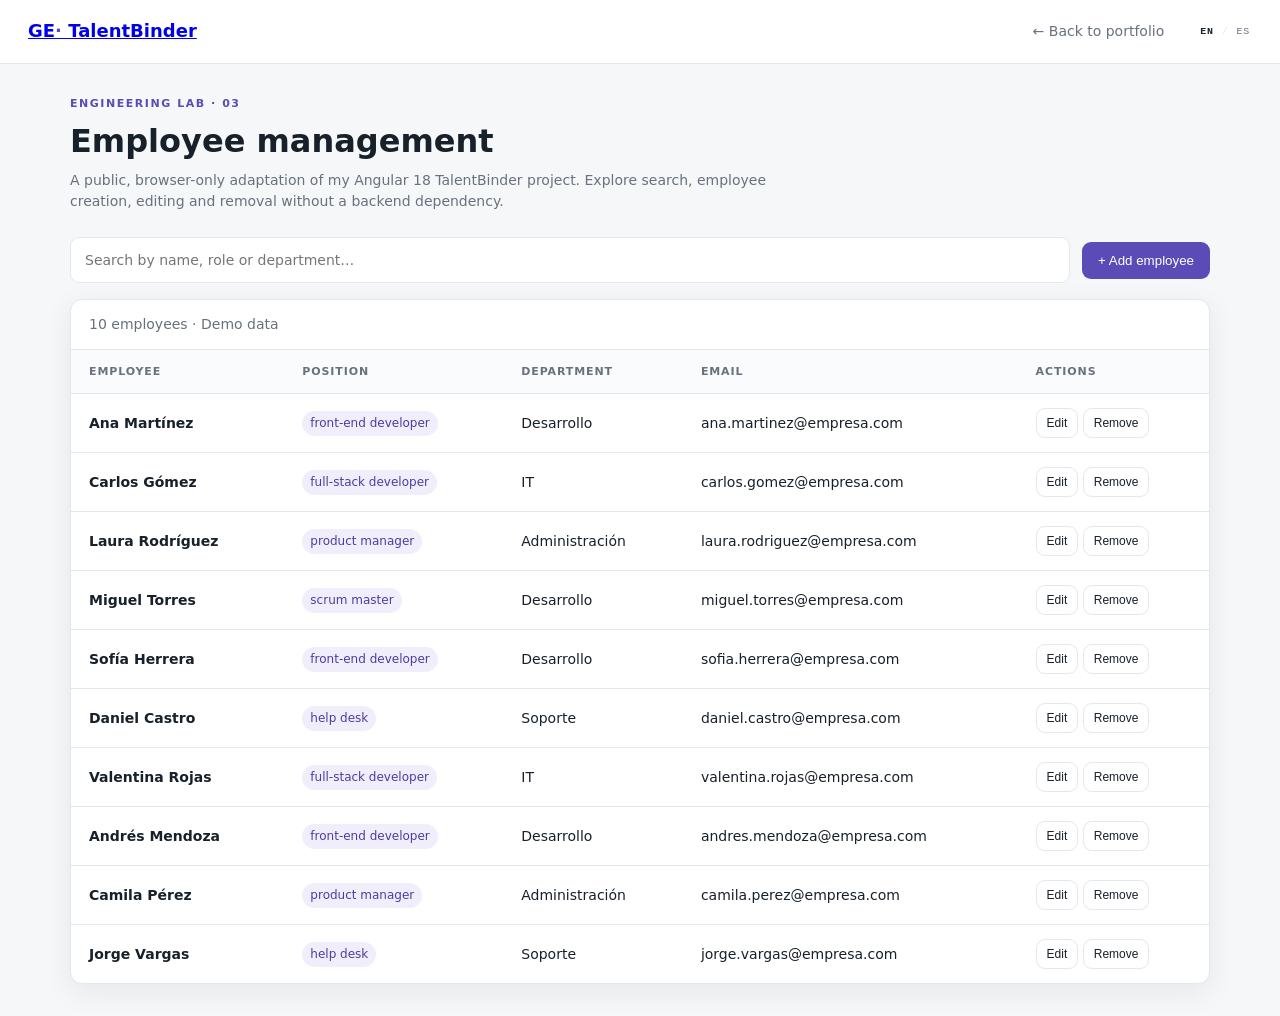
<file: talent-binder.html>
<!doctype html>
<html lang="en">
<head>
<meta charset="utf-8"><meta name="viewport" content="width=device-width,initial-scale=1">
<title>TalentBinder · Engineering Lab · Gustavo Espitia</title>
<style>
:root{--bg:#f6f7f9;--panel:#fff;--text:#18202a;--muted:#68717d;--line:#e4e7eb;--accent:#5b4bb7;--danger:#b42318;--shadow:0 8px 30px rgba(20,25,35,.07)}
*{box-sizing:border-box}body{margin:0;background:var(--bg);color:var(--text);font:14px/1.45 Inter,system-ui,-apple-system,Segoe UI,sans-serif}
header{height:64px;background:#fff;border-bottom:1px solid var(--line);display:flex;align-items:center;justify-content:space-between;padding:0 28px}
.brand{font-weight:750;font-size:18px}.brand span{color:var(--accent)}.back{color:var(--muted);text-decoration:none}
main{max-width:1180px;margin:32px auto;padding:0 20px}.eyebrow{font-size:11px;letter-spacing:.14em;text-transform:uppercase;color:var(--accent);font-weight:700}
h1{font-size:32px;margin:6px 0}.intro{color:var(--muted);margin:0 0 26px;max-width:700px}
.toolbar{display:flex;gap:12px;align-items:center;margin-bottom:16px}.search{flex:1;position:relative}.search input{width:100%;padding:12px 14px;border:1px solid var(--line);border-radius:9px;font:inherit;background:#fff}
button{border:0;border-radius:9px;padding:11px 16px;font:600 14px inherit;cursor:pointer;background:var(--accent);color:#fff}button.secondary{background:#fff;color:var(--text);border:1px solid var(--line)}
.card{background:var(--panel);border:1px solid var(--line);border-radius:12px;box-shadow:var(--shadow);overflow:hidden}.meta{padding:14px 18px;color:var(--muted);border-bottom:1px solid var(--line)}
table{width:100%;border-collapse:collapse}th,td{text-align:left;padding:14px 18px;border-bottom:1px solid var(--line)}th{font-size:11px;text-transform:uppercase;letter-spacing:.08em;color:var(--muted);background:#fafbfc}tr:last-child td{border-bottom:0}.name{font-weight:650}.pill{display:inline-block;padding:4px 8px;border-radius:999px;background:#f0eefb;color:#4b3da0;font-size:12px}
.actions button{padding:7px 10px;font-size:12px}.empty{padding:40px;text-align:center;color:var(--muted)}
dialog{border:0;border-radius:14px;width:min(560px,calc(100% - 30px));padding:0;box-shadow:0 20px 70px rgba(0,0,0,.22)}dialog::backdrop{background:rgba(20,25,35,.35)}.modal{padding:24px}.modal h2{margin:0 0 18px}.grid{display:grid;grid-template-columns:1fr 1fr;gap:14px}.field label{display:block;font-size:12px;color:var(--muted);margin-bottom:5px}.field input,.field select{width:100%;padding:10px;border:1px solid var(--line);border-radius:8px;font:inherit}.modal-actions{display:flex;justify-content:flex-end;gap:10px;margin-top:22px}
@media(max-width:720px){.toolbar{flex-direction:column;align-items:stretch}.grid{grid-template-columns:1fr}table{min-width:760px}.card{overflow:auto}h1{font-size:27px}}
.language-switch{display:flex;align-items:center;gap:6px;font:500 .62rem "DM Mono",monospace;letter-spacing:.08em;text-transform:uppercase;margin-left:16px}.language-switch a{color:var(--muted);text-decoration:none;padding:4px 2px}.language-switch a.active{color:var(--ink);font-weight:700}.language-switch span{color:var(--line)}@media(max-width:700px){.language-switch{margin-left:8px}}.header-actions{display:flex;align-items:center;gap:18px}.language-switch{display:flex;align-items:center;gap:6px;font:500 .62rem "DM Mono",monospace;letter-spacing:.08em;text-transform:uppercase}.language-switch a{color:var(--muted);text-decoration:none;padding:4px 2px}.language-switch a.active{color:var(--ink);font-weight:700}.language-switch span{color:var(--line)}@media(max-width:700px){.header-actions{gap:8px}.back{font-size:11px}.language-switch{font-size:.56rem}}</style>
</head>
<body>
<header><a class="brand" href="./">GE<span style="color:var(--accent)">·</span> TalentBinder</a><div class="header-actions"><a class="back" href="./">← Back to portfolio</a><div class="language-switch" aria-label="Language"><a data-lang="en" href="./">EN</a><span>/</span><a data-lang="es" href="es/">ES</a></div></div></header>
<main>
<div class="eyebrow">Engineering Lab · 03</div><h1>Employee management</h1>
<p class="intro">A public, browser-only adaptation of my Angular 18 TalentBinder project. Explore search, employee creation, editing and removal without a backend dependency.</p>
<div class="toolbar"><div class="search"><input id="search" placeholder="Search by name, role or department…"></div><button id="add">+ Add employee</button></div>
<div class="card"><div class="meta"><span id="count"></span> · Demo data</div><table><thead><tr><th>Employee</th><th>Position</th><th>Department</th><th>Email</th><th>Actions</th></tr></thead><tbody id="rows"></tbody></table></div>
</main>
<dialog id="dlg"><form method="dialog" class="modal" id="form"><h2 id="title">Add employee</h2><div class="grid">
<div class="field"><label>First name</label><input name="firstName" required></div><div class="field"><label>Last name</label><input name="lastName" required></div>
<div class="field"><label>Position</label><select name="position"><option>front-end developer</option><option>full-stack developer</option><option>product manager</option><option>scrum master</option><option>help desk</option></select></div>
<div class="field"><label>Department</label><select name="department"><option>Desarrollo</option><option>IT</option><option>Soporte</option><option>Administración</option></select></div>
<div class="field"><label>Email</label><input name="email" type="email" required></div><div class="field"><label>Phone</label><input name="phoneNumber"></div>
</div><div class="modal-actions"><button type="button" class="secondary" id="cancel">Cancel</button><button type="submit">Save employee</button></div></form></dialog>
<script>
const seed=[
["Ana","Martínez","front-end developer","Desarrollo","ana.martinez@empresa.com","3005550101"],
["Carlos","Gómez","full-stack developer","IT","carlos.gomez@empresa.com","3005550102"],
["Laura","Rodríguez","product manager","Administración","laura.rodriguez@empresa.com","3005550103"],
["Miguel","Torres","scrum master","Desarrollo","miguel.torres@empresa.com","3005550104"],
["Sofía","Herrera","front-end developer","Desarrollo","sofia.herrera@empresa.com","3005550105"],
["Daniel","Castro","help desk","Soporte","daniel.castro@empresa.com","3005550106"],
["Valentina","Rojas","full-stack developer","IT","valentina.rojas@empresa.com","3005550107"],
["Andrés","Mendoza","front-end developer","Desarrollo","andres.mendoza@empresa.com","3005550108"],
["Camila","Pérez","product manager","Administración","camila.perez@empresa.com","3005550109"],
["Jorge","Vargas","help desk","Soporte","jorge.vargas@empresa.com","3005550110"]
].map((x,i)=>({id:i+1,firstName:x[0],lastName:x[1],position:x[2],department:x[3],email:x[4],phoneNumber:x[5]}));
let employees=[...seed],editing=null;
const rows=document.querySelector("#rows"),count=document.querySelector("#count"),search=document.querySelector("#search"),dlg=document.querySelector("#dlg"),form=document.querySelector("#form"),title=document.querySelector("#title");
function render(){const q=search.value.toLowerCase().trim();const list=employees.filter(e=>[e.firstName,e.lastName,e.position,e.department,e.email].join(" ").toLowerCase().includes(q));count.textContent=list.length+" employees";rows.innerHTML=list.length?list.map(e=>`<tr><td class="name">${e.firstName} ${e.lastName}</td><td><span class="pill">${e.position}</span></td><td>${e.department}</td><td>${e.email}</td><td class="actions"><button class="secondary" onclick="editEmployee(${e.id})">Edit</button> <button class="secondary" onclick="removeEmployee(${e.id})">Remove</button></td></tr>`).join(""):'<tr><td colspan="5" class="empty">No employees match your search.</td></tr>'}
window.editEmployee=id=>{editing=employees.find(e=>e.id===id);openForm()};
window.removeEmployee=id=>{if(confirm("Remove this employee from the demo?")){employees=employees.filter(e=>e.id!==id);render()}};
function openForm(){title.textContent=editing?"Edit employee":"Add employee";form.reset();if(editing)Object.keys(editing).forEach(k=>{if(form.elements[k])form.elements[k].value=editing[k]});dlg.showModal()}
document.querySelector("#add").onclick=()=>{editing=null;openForm()};document.querySelector("#cancel").onclick=()=>dlg.close();search.oninput=render;
form.onsubmit=e=>{e.preventDefault();const d=Object.fromEntries(new FormData(form));if(editing)Object.assign(editing,d);else employees.unshift({id:Date.now(),...d});dlg.close();render()};render();
</script><script>
(function(){
 const key="gespitia-language";
 const current=localStorage.getItem(key)||"en";
 document.documentElement.lang=current;
 document.querySelectorAll("[data-lang]").forEach(a=>{
  a.classList.toggle("active",a.dataset.lang===current);
  a.setAttribute("aria-current",a.dataset.lang===current?"true":"false");
  a.addEventListener("click",()=>localStorage.setItem(key,a.dataset.lang));
 });
})();
</script></body></html>
</file>
